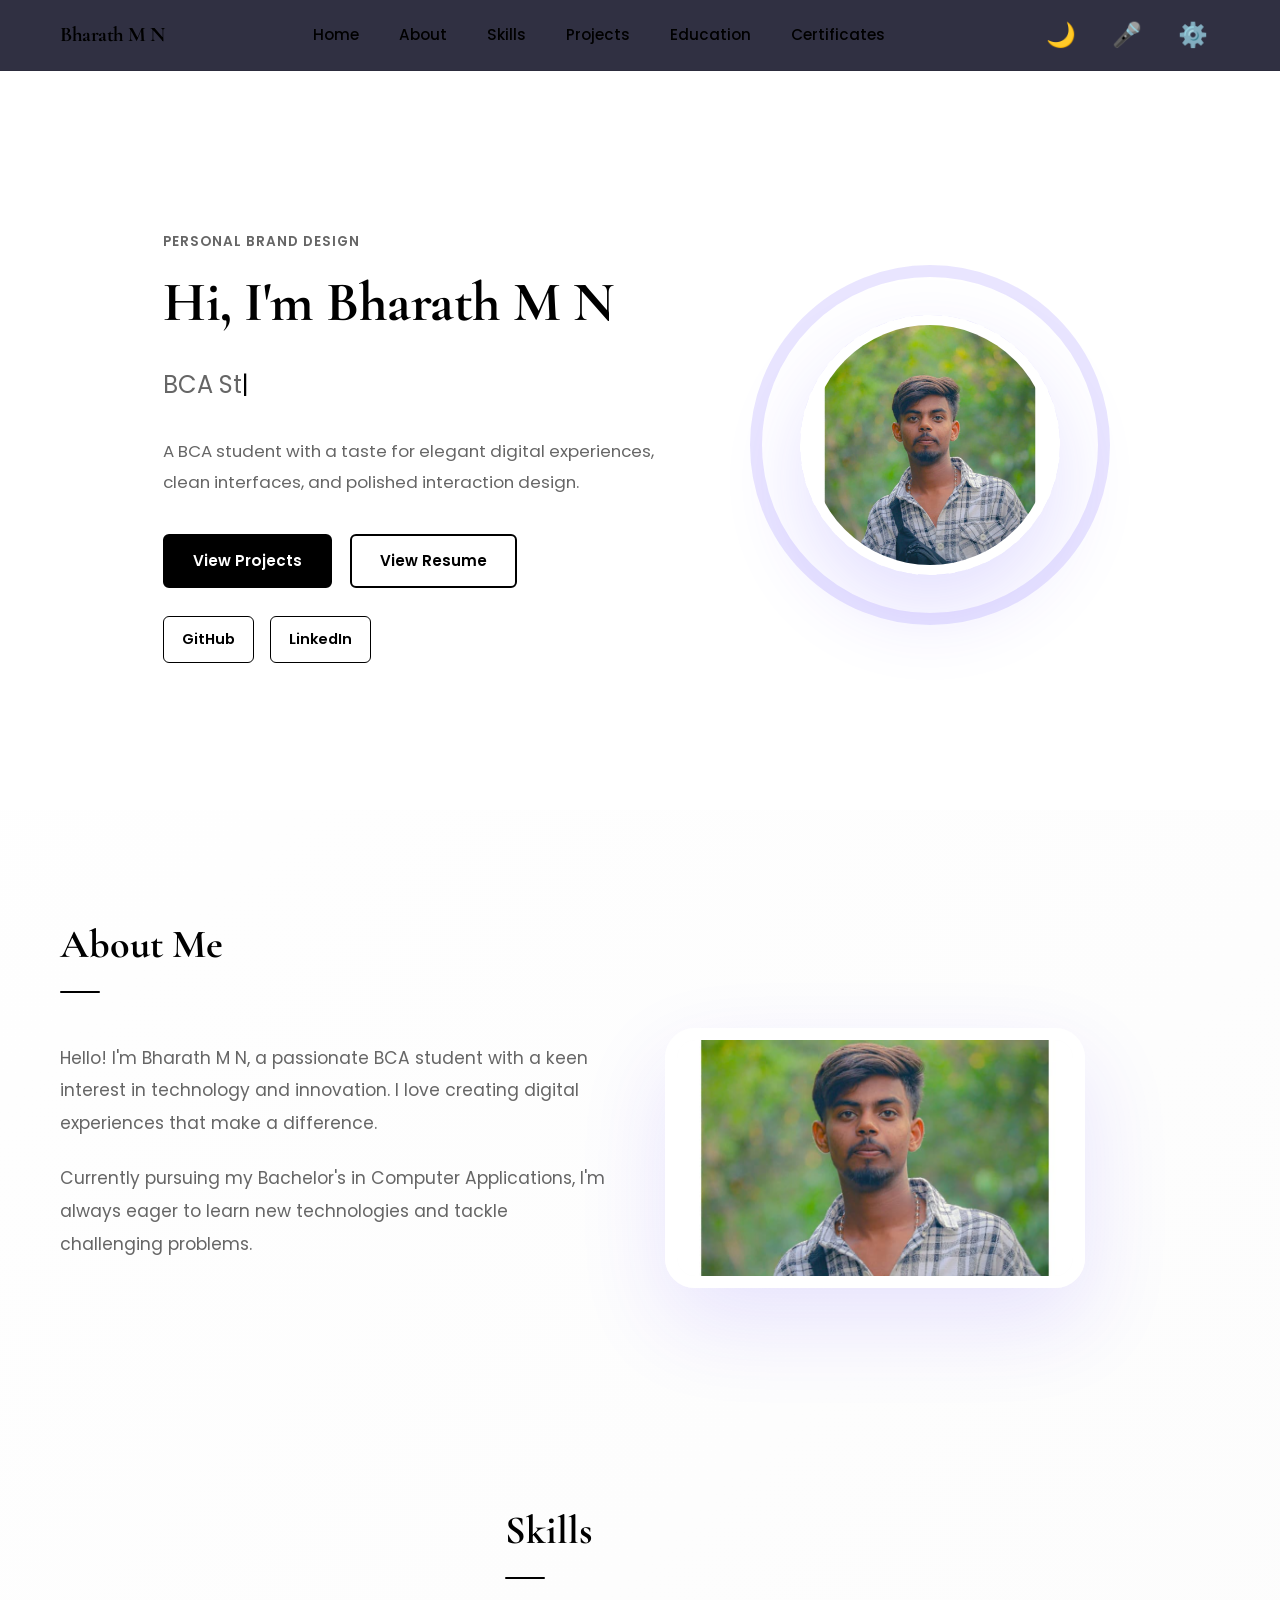
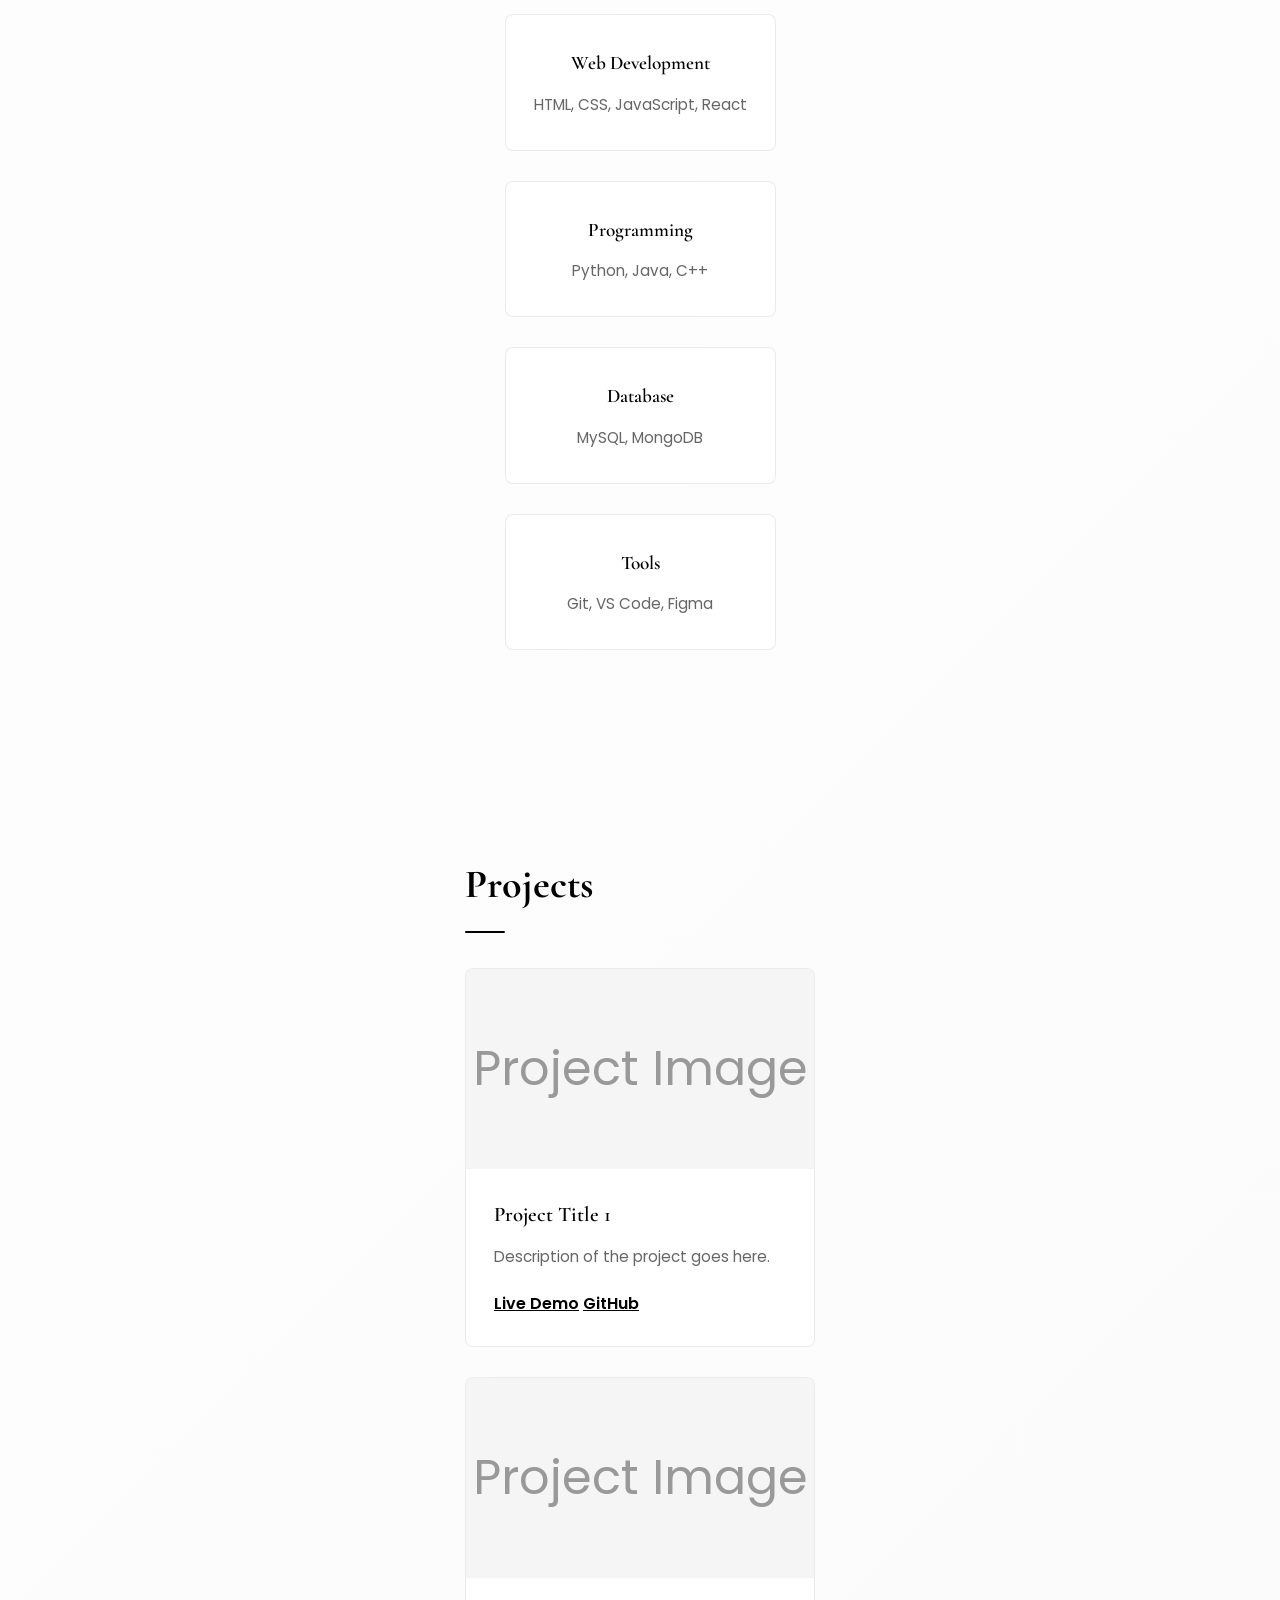
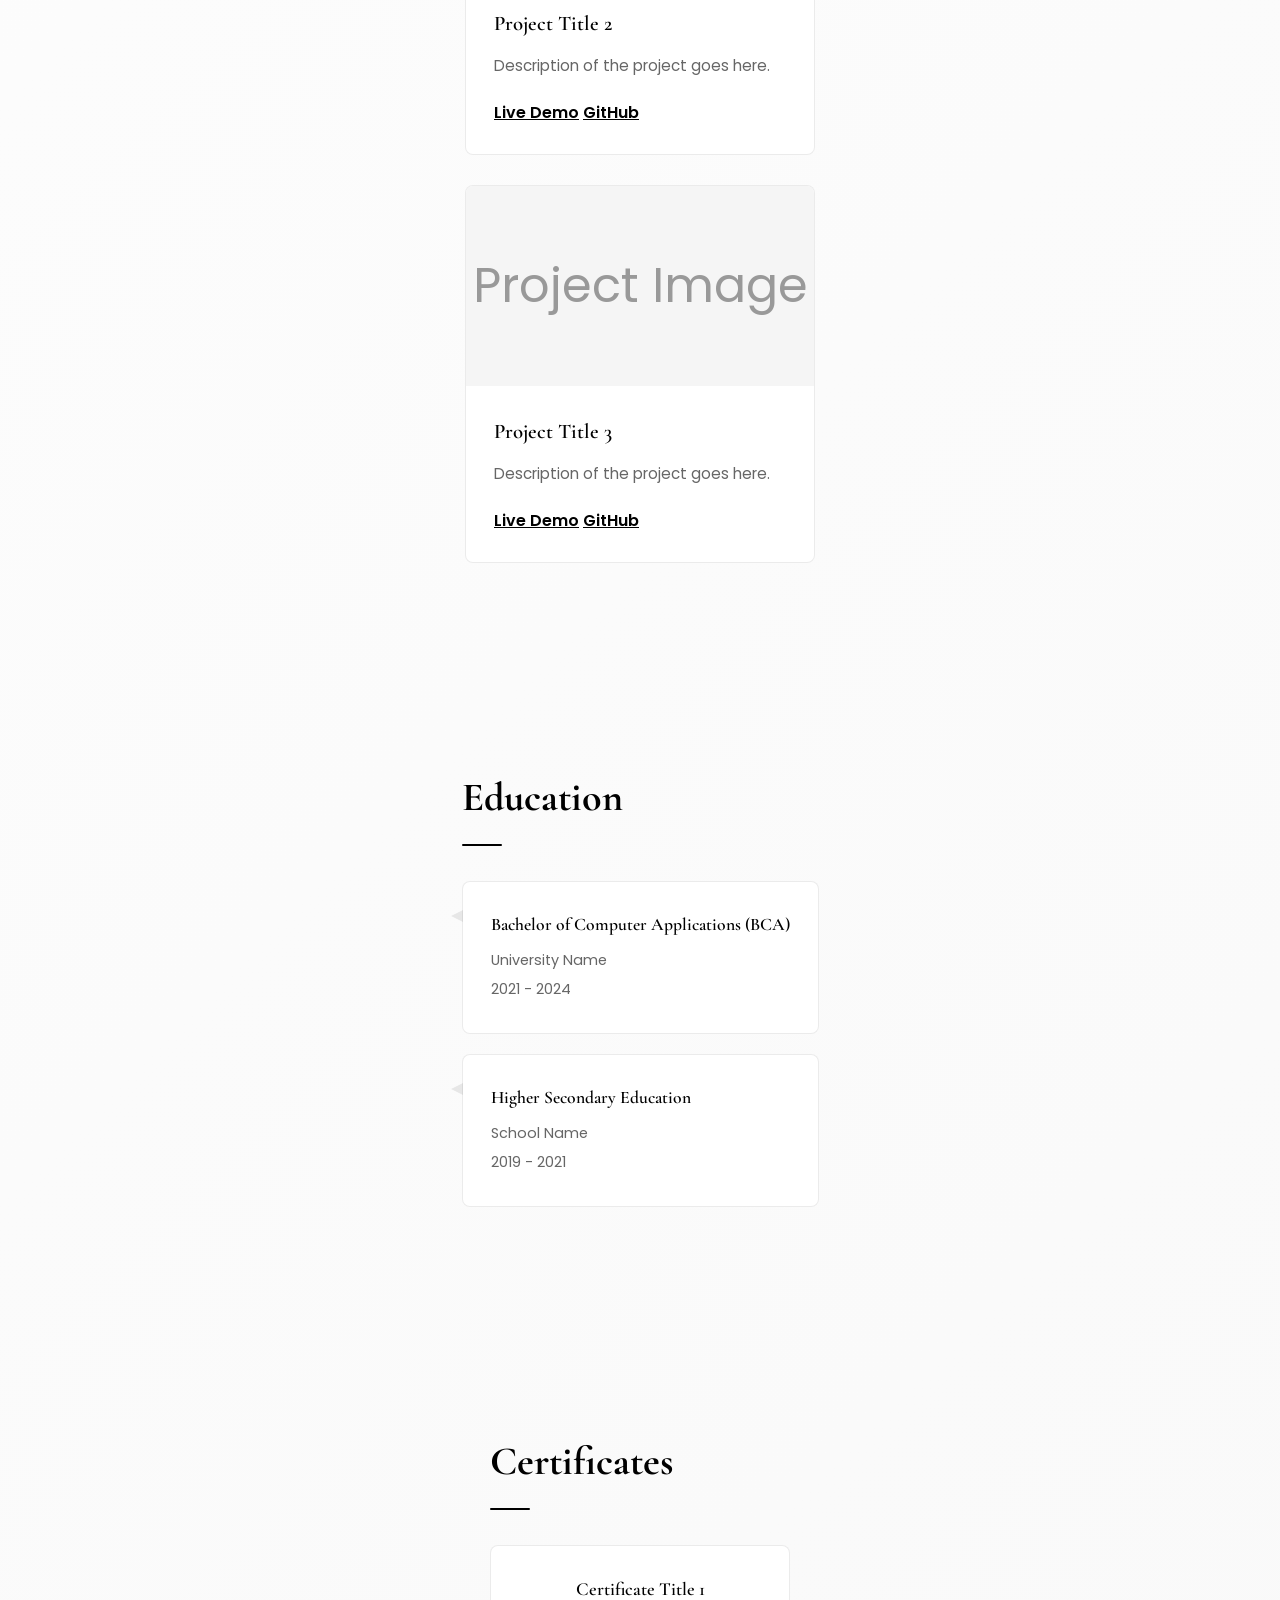
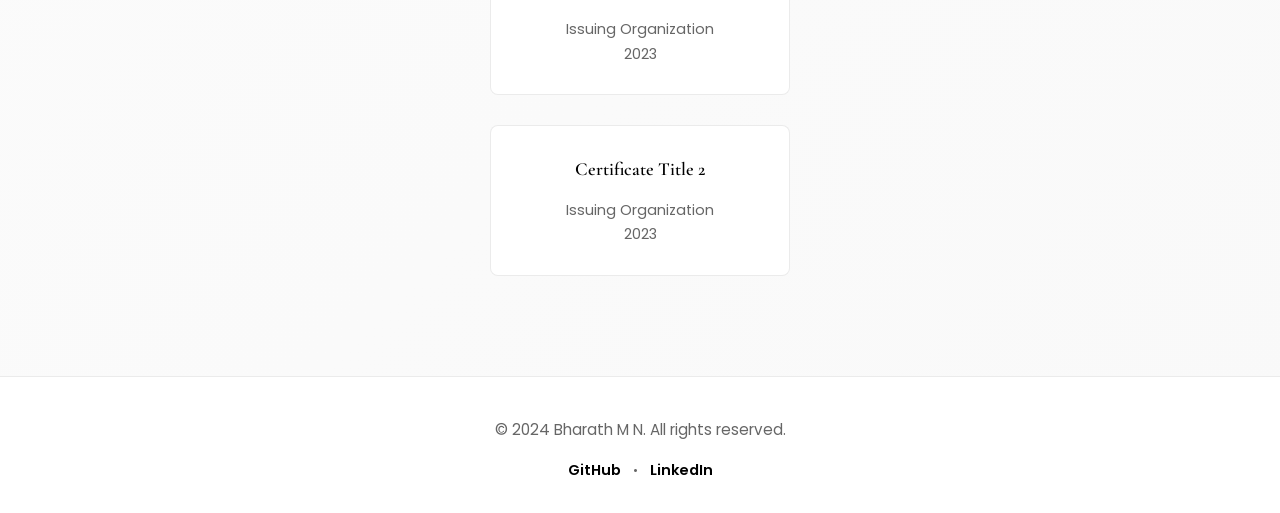
<file: index.html>
<!DOCTYPE html>
<html lang="en">
<head>
    <meta charset="UTF-8">
    <meta name="viewport" content="width=device-width, initial-scale=1.0">
    <title>Bharath M N - Portfolio</title>
    <link rel="stylesheet" href="css/styles.css">
    <link rel="icon" href="favicon.png">
    <link href="https://fonts.googleapis.com/css2?family=Cormorant+Garamond:wght@500;600;700&family=Poppins:wght@300;400;500;600;700&display=swap" rel="stylesheet">
    <script src="js/voice.js" defer></script>
</head>
<body>
    <nav class="navbar">
        <div class="nav-container">
            <div class="nav-logo">Bharath M N</div>
            <ul class="nav-menu">
                <li><a href="#hero">Home</a></li>
                <li><a href="#about">About</a></li>
                <li><a href="#skills">Skills</a></li>
                <li><a href="#projects">Projects</a></li>
                <li><a href="#education">Education</a></li>
                <li><a href="#certificates">Certificates</a></li>
            </ul>
            <div class="nav-controls">
                <button class="theme-toggle" id="themeToggle" title="Toggle dark/light mode">
                    <span class="theme-icon">🌙</span>
                </button>
                <button class="voice-toggle" id="voiceToggle" title="Start voice command">
                    <span class="voice-icon">🎤</span>
                </button>
                <button class="voice-settings" id="voiceSettings" title="Voice settings">
                    <span class="settings-icon">⚙️</span>
                </button>
            </div>
            <div class="hamburger">
                <span></span>
                <span></span>
                <span></span>
            </div>
        </div>
    </nav>

    <!-- Voice Settings Modal -->
    <div class="modal" id="voiceModal">
        <div class="modal-content">
            <span class="close">&times;</span>
            <h2>Voice Settings</h2>
            <div class="voice-settings-form">
                <label>
                    <input type="radio" name="voice-gender" value="male" checked> Male Voice
                </label>
                <label>
                    <input type="radio" name="voice-gender" value="female"> Female Voice
                </label>
                <div class="voice-commands-list">
                    <h3>Available Voice Commands:</h3>
                    <ul>
                        <li><strong>Home</strong> - Go to home section</li>
                        <li><strong>About</strong> - Go to about section</li>
                        <li><strong>Skills</strong> - Go to skills section</li>
                        <li><strong>Projects</strong> - Go to projects section</li>
                        <li><strong>Education</strong> - Go to education section</li>
                        <li><strong>Contact</strong> - Go to contact section</li>
                        <li><strong>Read Page</strong> - Read current section aloud</li>
                    </ul>
                </div>
            </div>
        </div>
    </div>

    <!-- Voice Recognition Indicator -->
    <div class="voice-indicator" id="voiceIndicator">
        <div class="listening-dot"></div>
        <span id="voiceStatus">Listening...</span>
    </div>

    <section id="hero" class="hero">
        <div class="hero-grid container">
            <div class="hero-copy">
                <span class="eyebrow">Personal Brand Design</span>
                <h1 class="hero-title">Hi, I'm <span class="highlight">Bharath M N</span></h1>
                <div class="typing-container">
                    <span class="typing-text"></span>
                    <span class="cursor">|</span>
                </div>
                <p class="hero-subtitle">A BCA student with a taste for elegant digital experiences, clean interfaces, and polished interaction design.</p>
                <div class="hero-buttons">
                    <a href="#projects" class="btn btn-primary">View Projects</a>
                    <a href="resume.html" class="btn btn-outline">View Resume</a>
                </div>
                <div class="social-links">
                    <a href="https://github.com/bharathnataraju-ship-it" target="_blank" rel="noopener noreferrer" class="social-btn" title="GitHub">
                        <span>GitHub</span>
                    </a>
                    <a href="https://www.linkedin.com/in/bharath-m-n-846318335?utm_source=share_via&utm_content=profile&utm_medium=member_android" target="_blank" rel="noopener noreferrer" class="social-btn" title="LinkedIn">
                        <span>LinkedIn</span>
                    </a>
                </div>
            </div>
            <div class="hero-visual">
                <div class="profile-ring">
                    <img src="images/profile.jpg" alt="Bharath M N" class="profile-image">
                    <div class="ring glow"></div>
                    <div class="ring subtle"></div>
                </div>
            </div>
        </div>
    </section>

    <section id="about" class="section">
        <div class="container">
            <h2 class="section-title">About Me</h2>
            <div class="about-content">
                <div class="about-text">
                    <p>Hello! I'm Bharath M N, a passionate BCA student with a keen interest in technology and innovation. I love creating digital experiences that make a difference.</p>
                    <p>Currently pursuing my Bachelor's in Computer Applications, I'm always eager to learn new technologies and tackle challenging problems.</p>
                </div>
                <div class="about-image">
                    <img src="images/profile.jpg" alt="Bharath M N profile" class="profile-image large">
                </div>
            </div>
        </div>
    </section>

    <section id="skills" class="section">
        <div class="container">
            <h2 class="section-title">Skills</h2>
            <div class="skills-grid">
                <div class="skill-card">
                    <h3>Web Development</h3>
                    <p>HTML, CSS, JavaScript, React</p>
                </div>
                <div class="skill-card">
                    <h3>Programming</h3>
                    <p>Python, Java, C++</p>
                </div>
                <div class="skill-card">
                    <h3>Database</h3>
                    <p>MySQL, MongoDB</p>
                </div>
                <div class="skill-card">
                    <h3>Tools</h3>
                    <p>Git, VS Code, Figma</p>
                </div>
            </div>
        </div>
    </section>

    <section id="projects" class="section">
        <div class="container">
            <h2 class="section-title">Projects</h2>
            <div class="projects-grid">
                <div class="project-card">
                    <div class="project-image">
                        <span>Project Image</span>
                    </div>
                    <div class="project-content">
                        <h3>Project Title 1</h3>
                        <p>Description of the project goes here.</p>
                        <div class="project-links">
                            <a href="#" class="project-link">Live Demo</a>
                            <a href="#" class="project-link">GitHub</a>
                        </div>
                    </div>
                </div>
                <div class="project-card">
                    <div class="project-image">
                        <span>Project Image</span>
                    </div>
                    <div class="project-content">
                        <h3>Project Title 2</h3>
                        <p>Description of the project goes here.</p>
                        <div class="project-links">
                            <a href="#" class="project-link">Live Demo</a>
                            <a href="#" class="project-link">GitHub</a>
                        </div>
                    </div>
                </div>
                <div class="project-card">
                    <div class="project-image">
                        <span>Project Image</span>
                    </div>
                    <div class="project-content">
                        <h3>Project Title 3</h3>
                        <p>Description of the project goes here.</p>
                        <div class="project-links">
                            <a href="#" class="project-link">Live Demo</a>
                            <a href="#" class="project-link">GitHub</a>
                        </div>
                    </div>
                </div>
            </div>
        </div>
    </section>

    <section id="education" class="section">
        <div class="container">
            <h2 class="section-title">Education</h2>
            <div class="education-timeline">
                <div class="timeline-item">
                    <div class="timeline-content">
                        <h3>Bachelor of Computer Applications (BCA)</h3>
                        <p>University Name</p>
                        <p>2021 - 2024</p>
                    </div>
                </div>
                <div class="timeline-item">
                    <div class="timeline-content">
                        <h3>Higher Secondary Education</h3>
                        <p>School Name</p>
                        <p>2019 - 2021</p>
                    </div>
                </div>
            </div>
        </div>
    </section>

    <section id="certificates" class="section">
        <div class="container">
            <h2 class="section-title">Certificates</h2>
            <div class="certificates-grid">
                <div class="certificate-card">
                    <h3>Certificate Title 1</h3>
                    <p>Issuing Organization</p>
                    <p>2023</p>
                </div>
                <div class="certificate-card">
                    <h3>Certificate Title 2</h3>
                    <p>Issuing Organization</p>
                    <p>2023</p>
                </div>
            </div>
        </div>
    </section>

    <footer class="footer">
        <div class="container">
            <div class="footer-content">
                <p>&copy; 2024 Bharath M N. All rights reserved.</p>
                <div class="footer-socials">
                    <a href="https://github.com/bharathnataraju-ship-it" target="_blank" rel="noopener noreferrer" class="footer-social-link" title="GitHub">
                        GitHub
                    </a>
                    <span class="divider">•</span>
                    <a href="https://www.linkedin.com/in/bharath-m-n-846318335?utm_source=share_via&utm_content=profile&utm_medium=member_android" target="_blank" rel="noopener noreferrer" class="footer-social-link" title="LinkedIn">
                        LinkedIn
                    </a>
                </div>
            </div>
        </div>
    </footer>

    <script src="js/script.js"></script>
</body>
</html>
</file>
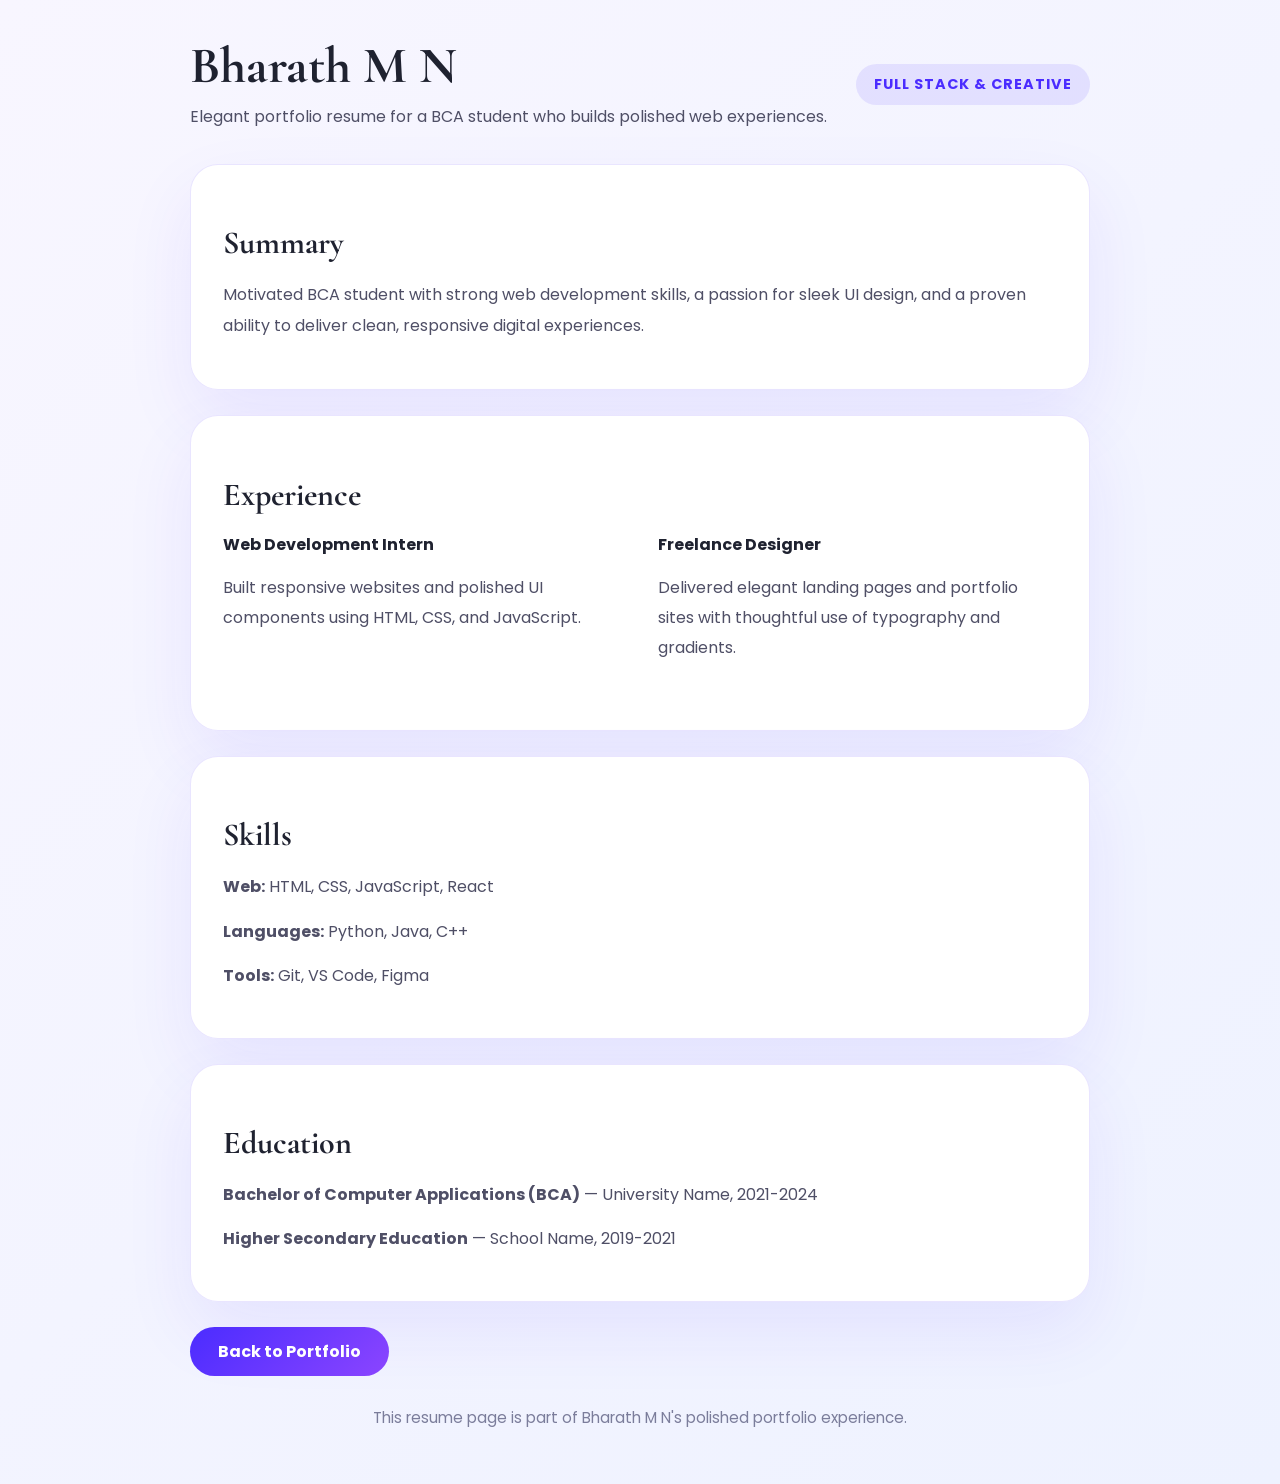
<file: resume.html>
<!DOCTYPE html>
<html lang="en">
<head>
    <meta charset="UTF-8">
    <meta name="viewport" content="width=device-width, initial-scale=1.0">
    <title>Bharath M N - Resume</title>
    <link href="https://fonts.googleapis.com/css2?family=Cormorant+Garamond:wght@500;600;700&family=Poppins:wght@300;400;500;600;700&display=swap" rel="stylesheet">
    <style>
        body {
            margin: 0;
            font-family: 'Poppins', sans-serif;
            background: linear-gradient(135deg, #f8f6ff 0%, #eef2ff 100%);
            color: #1f2230;
        }
        .resume-shell {
            max-width: 900px;
            margin: 0 auto;
            padding: 40px 25px;
        }
        .top-bar {
            display: flex;
            justify-content: space-between;
            align-items: center;
            gap: 20px;
            margin-bottom: 35px;
            flex-wrap: wrap;
        }
        .name-block h1 {
            margin: 0;
            font-family: 'Cormorant Garamond', serif;
            font-size: 3.2rem;
            line-height: 1.05;
        }
        .name-block p {
            margin: 10px 0 0;
            color: #4f4f66;
            font-size: 1rem;
        }
        .tag {
            display: inline-flex;
            padding: 10px 18px;
            border-radius: 999px;
            background: rgba(75, 44, 255, 0.1);
            color: #4b2cff;
            font-weight: 700;
            text-transform: uppercase;
            letter-spacing: 1px;
            font-size: 0.9rem;
        }
        .section-block {
            background: rgba(255, 255, 255, 0.96);
            padding: 32px;
            border-radius: 28px;
            margin-bottom: 25px;
            box-shadow: 0 30px 70px rgba(75, 44, 255, 0.08);
            border: 1px solid rgba(75, 44, 255, 0.12);
        }
        .section-block h2 {
            font-family: 'Cormorant Garamond', serif;
            font-size: 2rem;
            margin-bottom: 18px;
            color: #1f2230;
        }
        .section-block p,
        .section-block li {
            color: #4f4f66;
            line-height: 1.9;
            font-size: 1rem;
        }
        ul {
            list-style: none;
            padding: 0;
            margin: 0;
        }
        li {
            margin-bottom: 14px;
        }
        .row {
            display: grid;
            grid-template-columns: 1fr 1fr;
            gap: 35px;
        }
        .row-item {
            margin-bottom: 18px;
        }
        .row-item strong {
            display: block;
            color: #1f2230;
            margin-bottom: 6px;
            font-weight: 700;
        }
        .footer-note {
            text-align: center;
            margin-top: 30px;
            color: #7b7d9b;
            font-size: 0.95rem;
        }
        .resume-actions {
            display: flex;
            gap: 15px;
            flex-wrap: wrap;
            margin-top: 20px;
        }
        .resume-actions a {
            display: inline-block;
            padding: 12px 28px;
            border-radius: 999px;
            text-decoration: none;
            color: white;
            background: linear-gradient(135deg, #4b2cff 0%, #8b45ff 100%);
            font-weight: 700;
        }
        @media (max-width: 768px) {
            .row {
                grid-template-columns: 1fr;
            }
            .top-bar {
                flex-direction: column;
                align-items: flex-start;
            }
        }
    </style>
</head>
<body>
    <div class="resume-shell">
        <div class="top-bar">
            <div class="name-block">
                <h1>Bharath M N</h1>
                <p>Elegant portfolio resume for a BCA student who builds polished web experiences.</p>
            </div>
            <span class="tag">Full Stack & Creative</span>
        </div>

        <div class="section-block">
            <h2>Summary</h2>
            <p>Motivated BCA student with strong web development skills, a passion for sleek UI design, and a proven ability to deliver clean, responsive digital experiences.</p>
        </div>

        <div class="section-block">
            <h2>Experience</h2>
            <div class="row">
                <div class="row-item">
                    <strong>Web Development Intern</strong>
                    <p>Built responsive websites and polished UI components using HTML, CSS, and JavaScript.</p>
                </div>
                <div class="row-item">
                    <strong>Freelance Designer</strong>
                    <p>Delivered elegant landing pages and portfolio sites with thoughtful use of typography and gradients.</p>
                </div>
            </div>
        </div>

        <div class="section-block">
            <h2>Skills</h2>
            <ul>
                <li><strong>Web:</strong> HTML, CSS, JavaScript, React</li>
                <li><strong>Languages:</strong> Python, Java, C++</li>
                <li><strong>Tools:</strong> Git, VS Code, Figma</li>
            </ul>
        </div>

        <div class="section-block">
            <h2>Education</h2>
            <ul>
                <li><strong>Bachelor of Computer Applications (BCA)</strong> — University Name, 2021-2024</li>
                <li><strong>Higher Secondary Education</strong> — School Name, 2019-2021</li>
            </ul>
        </div>

        <div class="resume-actions">
            <a href="index.html">Back to Portfolio</a>
        </div>

        <p class="footer-note">This resume page is part of Bharath M N's polished portfolio experience.</p>
    </div>
</body>
</html>
</file>
<file: css/styles.css>
/* CSS Variables for Theming */
:root {
    --primary-color: #000000;
    --secondary-color: #333333;
    --text-primary: #000000;
    --text-secondary: #666666;
    --text-tertiary: #999999;
    --bg-primary: #ffffff;
    --bg-secondary: #f5f5f5;
    --bg-gradient: linear-gradient(135deg, #ffffff 0%, #f9f9f9 100%);
    --border-color: rgba(0, 0, 0, 0.08);
    --card-bg: rgba(255, 255, 255, 0.95);
    --transition: all 0.3s ease;
    --accent-color: #000000;
}

[data-theme="dark"] {
    --primary-color: #ffffff;
    --secondary-color: #e0e0e0;
    --text-primary: #ffffff;
    --text-secondary: #b3b3b3;
    --text-tertiary: #808080;
    --bg-primary: #1a1a1a;
    --bg-secondary: #2a2a2a;
    --bg-gradient: linear-gradient(135deg, #1a1a1a 0%, #262626 100%);
    --border-color: rgba(255, 255, 255, 0.08);
    --card-bg: rgba(40, 40, 40, 0.95);
    --transition: all 0.3s ease;
    --accent-color: #ffffff;
}

/* Reset and Base Styles */
* {
    margin: 0;
    padding: 0;
    box-sizing: border-box;
}

body {
    font-family: 'Poppins', sans-serif;
    line-height: 1.7;
    color: var(--text-primary);
    background: var(--bg-gradient);
    overflow-x: hidden;
    transition: var(--transition);
}

html {
    scroll-behavior: smooth;
}

h1, h2, h3, .nav-logo {
    font-family: 'Cormorant Garamond', serif;
}

/* Navigation */
.navbar {
    position: fixed;
    top: 0;
    width: 100%;
    background: var(--bg-primary);
    backdrop-filter: blur(10px);
    border-bottom: 1px solid var(--border-color);
    z-index: 1000;
    transition: var(--transition);
}

.nav-container {
    max-width: 1200px;
    margin: 0 auto;
    padding: 0 20px;
    display: flex;
    justify-content: space-between;
    align-items: center;
    height: 70px;
}

.nav-logo {
    font-size: 1.3rem;
    font-weight: 700;
    color: var(--text-primary);
    letter-spacing: -0.5px;
}

.nav-menu {
    display: flex;
    list-style: none;
    gap: 40px;
}

.nav-menu a {
    color: var(--text-primary);
    text-decoration: none;
    font-weight: 500;
    font-size: 0.95rem;
    transition: var(--transition);
    position: relative;
}

.nav-menu a::after {
    content: '';
    position: absolute;
    bottom: -4px;
    left: 0;
    width: 0;
    height: 2px;
    background: var(--text-primary);
    transition: width 0.3s ease;
}

.nav-menu a:hover::after {
    width: 100%;
}

.nav-controls {
    display: flex;
    gap: 12px;
    align-items: center;
}

.theme-toggle, .voice-toggle, .voice-settings {
    background: none;
    border: none;
    font-size: 1.5rem;
    cursor: pointer;
    padding: 8px 12px;
    border-radius: 8px;
    transition: var(--transition);
    display: flex;
    align-items: center;
    justify-content: center;
}

.theme-toggle:hover, .voice-toggle:hover, .voice-settings:hover {
    background: rgba(75, 44, 255, 0.1);
    transform: scale(1.1);
}

[data-theme="dark"] .theme-toggle:hover,
[data-theme="dark"] .voice-toggle:hover,
[data-theme="dark"] .voice-settings:hover {
    background: rgba(125, 90, 255, 0.2);
}

.hamburger {
    display: none;
    flex-direction: column;
    cursor: pointer;
}

.hamburger span {
    width: 26px;
    height: 3px;
    background: var(--text-primary);
    margin: 4px 0;
    transition: var(--transition);
}

.hero {
    min-height: 90vh;
    display: flex;
    align-items: center;
    justify-content: center;
    text-align: left;
    position: relative;
    overflow: hidden;
    padding-top: 80px;
    background: var(--bg-primary);
}

.hero::before {
    content: '';
    position: absolute;
    top: -10%;
    left: -10%;
    width: 50%;
    height: 50%;
    background: transparent;
    filter: blur(80px);
    z-index: -2;
}

.hero::after {
    content: '';
    position: absolute;
    right: -5%;
    bottom: 0;
    width: 45%;
    height: 45%;
    background: transparent;
    filter: blur(80px);
    z-index: -2;
}

.hero-grid {
    display: grid;
    grid-template-columns: 1.3fr 0.9fr;
    align-items: center;
    gap: 40px;
}

.hero-copy {
    max-width: 600px;
}

.eyebrow {
    display: inline-block;
    margin-bottom: 16px;
    color: var(--text-secondary);
    font-size: 0.85rem;
    letter-spacing: 1px;
    text-transform: uppercase;
    font-weight: 600;
}

.hero-title {
    font-size: 3.5rem;
    line-height: 1.2;
    margin-bottom: 24px;
    color: var(--text-primary);
    font-weight: 700;
    letter-spacing: -0.5px;
}

.hero-title .highlight {
    color: var(--text-primary);
    font-weight: 700;
}

.typing-container {
    font-size: 1.5rem;
    margin-bottom: 25px;
    min-height: 50px;
    display: flex;
    align-items: center;
    justify-content: flex-start;
}

.typing-text {
    color: var(--text-secondary);
}

.cursor {
    color: var(--primary-color);
    animation: blink 1s infinite;
}

.hero-subtitle {
    max-width: 540px;
    margin-bottom: 35px;
    color: var(--text-secondary);
    font-size: 1.05rem;
    line-height: 1.9;
}

.hero-buttons {
    display: flex;
    gap: 18px;
    flex-wrap: wrap;
}

.social-links {
    display: flex;
    gap: 16px;
    margin-top: 28px;
}

.social-btn {
    display: inline-flex;
    align-items: center;
    gap: 8px;
    padding: 10px 18px;
    border: 1px solid var(--text-primary);
    border-radius: 6px;
    color: var(--text-primary);
    text-decoration: none;
    font-weight: 600;
    font-size: 0.9rem;
    transition: var(--transition);
}

.social-btn:hover {
    background: var(--text-primary);
    color: var(--bg-primary);
    transform: translateY(-2px);
}

.btn {
    padding: 12px 28px;
    border-radius: 6px;
    text-decoration: none;
    font-weight: 600;
    transition: var(--transition);
    border: 2px solid var(--text-primary);
    font-size: 0.95rem;
    cursor: pointer;
}

.btn-primary {
    background: var(--text-primary);
    color: var(--bg-primary);
    border: 2px solid var(--text-primary);
}

.btn-primary:hover {
    background: transparent;
    color: var(--text-primary);
    transform: translateY(-2px);
}

.btn-secondary {
    background: transparent;
    color: var(--text-primary);
    border: 2px solid var(--text-primary);
}

.btn-secondary:hover {
    background: var(--text-primary);
    color: var(--bg-primary);
    transform: translateY(-2px);
}

.btn-outline {
    background: transparent;
    color: var(--text-primary);
    border: 2px solid var(--text-primary);
}

.btn-outline:hover {
    background: var(--text-primary);
    color: var(--bg-primary);
    transform: translateY(-2px);
}

.hero-visual {
    display: flex;
    justify-content: center;
    align-items: center;
}

.profile-ring {
    position: relative;
    width: 360px;
    height: 360px;
    display: flex;
    align-items: center;
    justify-content: center;
    margin: 0 auto;
}

.profile-ring .ring {
    position: absolute;
    border-radius: 50%;
}

.profile-ring .glow {
    width: 100%;
    height: 100%;
    border: 12px solid rgba(75, 44, 255, 0.12);
    animation: float 8s ease-in-out infinite;
}

.profile-ring .subtle {
    width: 260px;
    height: 260px;
    border: 6px dashed rgba(75, 44, 255, 0.18);
    animation: float 10s ease-in-out infinite reverse;
}

.profile-image {
    width: 260px;
    height: 260px;
    object-fit: cover;
    border-radius: 50%;
    border: 10px solid #ffffff;
    box-shadow: 0 35px 80px rgba(75, 44, 255, 0.15);
    position: relative;
    z-index: 1;
    animation: float 6s ease-in-out infinite;
}

@keyframes float {
    0%, 100% { transform: translateY(0px); }
    50% { transform: translateY(-12px); }
}

/* Section Styles */
.section {
    padding: 100px 0;
    min-height: auto;
    display: flex;
    align-items: center;
}

.container {
    max-width: 1200px;
    margin: 0 auto;
    padding: 0 20px;
}

.section-title {
    font-size: 2.5rem;
    font-weight: 700;
    text-align: left;
    margin-bottom: 50px;
    color: var(--text-primary);
    position: relative;
}

.section-title::after {
    content: '';
    position: absolute;
    bottom: -15px;
    left: 0;
    width: 40px;
    height: 2px;
    background: var(--text-primary);
    border-radius: 1px;
}

/* About Section */
.about-content {
    display: grid;
    grid-template-columns: 1fr 1fr;
    gap: 50px;
    align-items: center;
}

.about-text p {
    margin-bottom: 22px;
    font-size: 1.08rem;
    line-height: 1.9;
    color: var(--text-secondary);
}

.profile-image.large {
    width: 100%;
    max-width: 420px;
    border-radius: 30px;
    border: 12px solid #ffffff;
    box-shadow: 0 35px 90px rgba(75, 44, 255, 0.12);
    animation: float 6s ease-in-out infinite;
}

/* Skills Section */
.skills-grid {
    display: grid;
    grid-template-columns: repeat(auto-fit, minmax(250px, 1fr));
    gap: 30px;
}

.skill-card {
    background: var(--card-bg);
    border-radius: 8px;
    padding: 32px 28px;
    text-align: center;
    border: 1px solid var(--border-color);
    transition: var(--transition);
}

.skill-card:hover {
    border-color: var(--text-primary);
    transform: translateY(-2px);
}

.skill-card h3 {
    font-size: 1.2rem;
    margin-bottom: 12px;
    color: var(--text-primary);
    font-weight: 600;
}

.skill-card p {
    color: var(--text-secondary);
    font-size: 0.95rem;
}

/* Projects Section */
.projects-grid {
    display: grid;
    grid-template-columns: repeat(auto-fit, minmax(350px, 1fr));
    gap: 30px;
}

.project-card {
    background: var(--card-bg);
    border-radius: 8px;
    overflow: hidden;
    border: 1px solid var(--border-color);
    transition: var(--transition);
}

.project-card:hover {
    border-color: var(--text-primary);
    transform: translateY(-4px);
}

.project-image {
    height: 200px;
    background: var(--bg-secondary);
    display: flex;
    align-items: center;
    justify-content: center;
    color: var(--text-tertiary);
    font-size: 3rem;
}

.project-content {
    padding: 28px;
}

.project-content h3 {
    font-size: 1.3rem;
    margin-bottom: 12px;
    color: var(--text-primary);
    font-weight: 600;
}

.project-content p {
    color: var(--text-secondary);
    margin-bottom: 20px;
    font-size: 0.95rem;
}

.project-link {
    color: var(--text-primary);
    text-decoration: underline;
    font-weight: 600;
    transition: var(--transition);
}

.project-link:hover {
    opacity: 0.7;
}

/* Education Section */
.education-timeline {
    position: relative;
    max-width: 800px;
    margin: 0 auto;
}

.timeline-item {
    background: var(--card-bg);
    border-radius: 8px;
    padding: 28px;
    margin-bottom: 20px;
    border: 1px solid var(--border-color);
    position: relative;
}

[data-theme="dark"] .timeline-item {
    background: var(--card-bg);
    border: 1px solid var(--border-color);
}

.timeline-item::before {
    content: '';
    position: absolute;
    left: -12px;
    top: 28px;
    width: 0;
    height: 0;
    border-top: 6px solid transparent;
    border-bottom: 6px solid transparent;
    border-right: 12px solid var(--border-color);
}

.timeline-content h3 {
    font-size: 1.1rem;
    margin-bottom: 8px;
    color: var(--text-primary);
    font-weight: 600;
}

.timeline-content p {
    color: var(--text-secondary);
    margin-bottom: 4px;
    font-size: 0.9rem;
}

/* Certificates Section */
.certificates-grid {
    display: grid;
    grid-template-columns: repeat(auto-fit, minmax(300px, 1fr));
    gap: 30px;
}

.certificate-card {
    background: var(--card-bg);
    border-radius: 8px;
    padding: 28px;
    text-align: center;
    border: 1px solid var(--border-color);
    transition: var(--transition);
}

.certificate-card:hover {
    border-color: var(--text-primary);
    transform: translateY(-4px);
}

.certificate-card h3 {
    font-size: 1.15rem;
    margin-bottom: 12px;
    color: var(--text-primary);
    font-weight: 600;
}

.certificate-card p {
    color: var(--text-secondary);
    font-size: 0.9rem;
}

/* Contact Section */
.contact-content {
    display: grid;
    grid-template-columns: 1fr 1fr;
    gap: 50px;
    align-items: start;
}

.contact-info {
    display: flex;
    flex-direction: column;
    gap: 30px;
}

.contact-item h3 {
    font-size: 1.1rem;
    margin-bottom: 10px;
    color: var(--text-primary);
    font-weight: 600;
}

.contact-item p {
    color: var(--text-secondary);
}

.contact-form {
    background: var(--card-bg);
    border-radius: 8px;
    padding: 32px;
    border: 1px solid var(--border-color);
}

.form-group {
    margin-bottom: 20px;
}

.form-group input,
.form-group textarea {
    width: 100%;
    padding: 12px 16px;
    background: var(--bg-secondary);
    border: 1px solid var(--border-color);
    border-radius: 6px;
    color: var(--text-primary);
    font-family: 'Poppins', sans-serif;
    font-size: 0.95rem;
}

.form-group input::placeholder,
.form-group textarea::placeholder {
    color: var(--text-tertiary);
}

.form-group input:focus,
.form-group textarea:focus {
    outline: none;
    border-color: var(--text-primary);
    box-shadow: 0 0 0 2px rgba(0, 0, 0, 0.05);
}

/* Footer */
.footer {
    background: var(--card-bg);
    padding: 40px 0 30px;
    text-align: center;
    border-top: 1px solid var(--border-color);
}

.footer-content {
    display: flex;
    flex-direction: column;
    gap: 16px;
    align-items: center;
}

.footer p {
    color: var(--text-secondary);
    font-size: 0.95rem;
    margin: 0;
}

.footer-socials {
    display: flex;
    gap: 12px;
    align-items: center;
    justify-content: center;
    flex-wrap: wrap;
}

.footer-social-link {
    color: var(--text-primary);
    text-decoration: none;
    font-weight: 600;
    font-size: 0.9rem;
    transition: var(--transition);
    position: relative;
}

.footer-social-link::after {
    content: '';
    position: absolute;
    bottom: -2px;
    left: 0;
    width: 0;
    height: 2px;
    background: var(--text-primary);
    transition: width 0.3s ease;
}

.footer-social-link:hover::after {
    width: 100%;
}

.divider {
    color: var(--text-secondary);
    font-size: 0.8rem;
}

/* Modal Styles */
.modal {
    display: none;
    position: fixed;
    z-index: 2000;
    left: 0;
    top: 0;
    width: 100%;
    height: 100%;
    background-color: rgba(0, 0, 0, 0.5);
    animation: fadeIn 0.3s ease;
}

.modal.show {
    display: flex;
    align-items: center;
    justify-content: center;
}

.modal-content {
    background: var(--bg-primary);
    border-radius: 22px;
    padding: 35px;
    max-width: 500px;
    width: 90%;
    position: relative;
    box-shadow: 0 30px 90px rgba(0, 0, 0, 0.3);
    animation: slideIn 0.3s ease;
}

.close {
    position: absolute;
    right: 20px;
    top: 20px;
    font-size: 28px;
    font-weight: bold;
    color: var(--text-primary);
    cursor: pointer;
    transition: var(--transition);
}

.close:hover {
    color: var(--primary-color);
}

.modal-content h2 {
    color: var(--text-primary);
    margin-bottom: 25px;
    font-size: 1.8rem;
}

.voice-settings-form {
    display: flex;
    flex-direction: column;
    gap: 20px;
}

.voice-settings-form label {
    display: flex;
    align-items: center;
    gap: 12px;
    cursor: pointer;
    color: var(--text-primary);
    font-weight: 500;
}

.voice-settings-form input[type="radio"] {
    cursor: pointer;
    width: 18px;
    height: 18px;
    accent-color: var(--primary-color);
}

.voice-commands-list {
    background: var(--bg-secondary);
    border-radius: 16px;
    padding: 20px;
    margin-top: 20px;
}

.voice-commands-list h3 {
    color: var(--text-primary);
    margin-bottom: 15px;
    font-size: 1.1rem;
}

.voice-commands-list ul {
    list-style: none;
    display: flex;
    flex-direction: column;
    gap: 10px;
}

.voice-commands-list li {
    color: var(--text-secondary);
    font-size: 0.95rem;
    padding-left: 15px;
    position: relative;
}

.voice-commands-list li::before {
    content: '▸';
    position: absolute;
    left: 0;
    color: var(--primary-color);
}

/* Voice Indicator Styles */
.voice-indicator {
    position: fixed;
    bottom: 30px;
    right: 30px;
    background: var(--primary-color);
    color: white;
    padding: 15px 25px;
    border-radius: 50px;
    display: none;
    align-items: center;
    gap: 12px;
    z-index: 999;
    box-shadow: 0 10px 30px rgba(75, 44, 255, 0.3);
    animation: slideUp 0.3s ease;
}

.voice-indicator.show {
    display: flex;
}

.listening-dot {
    width: 12px;
    height: 12px;
    background: white;
    border-radius: 50%;
    animation: pulse 1.5s infinite;
}

@keyframes pulse {
    0%, 100% {
        opacity: 1;
        transform: scale(1);
    }
    50% {
        opacity: 0.6;
        transform: scale(1.2);
    }
}

@keyframes fadeIn {
    from {
        opacity: 0;
    }
    to {
        opacity: 1;
    }
}

@keyframes slideIn {
    from {
        transform: translateY(-50px);
        opacity: 0;
    }
    to {
        transform: translateY(0);
        opacity: 1;
    }
}

@keyframes slideUp {
    from {
        transform: translateY(100px);
        opacity: 0;
    }
    to {
        transform: translateY(0);
        opacity: 1;
    }
}

/* Responsive Design */
@media (max-width: 1024px) {
    .hero-grid {
        grid-template-columns: 1fr;
        text-align: center;
    }

    .hero-copy {
        max-width: 100%;
    }

    .hero-visual {
        margin-top: 40px;
    }
}

@media (max-width: 768px) {
    .nav-menu {
        display: none;
    }

    .nav-menu.active {
        display: flex;
        flex-direction: column;
        position: absolute;
        top: 80px;
        left: 20px;
        right: 20px;
        background: rgba(255, 255, 255, 0.98);
        border-radius: 18px;
        padding: 18px 24px;
        box-shadow: 0 24px 60px rgba(75, 44, 255, 0.12);
        gap: 16px;
        z-index: 999;
    }

    [data-theme="dark"] .nav-menu.active {
        background: rgba(45, 52, 77, 0.98);
    }

    .hamburger {
        display: flex;
        z-index: 999;
    }

    .hamburger.active span:nth-child(1) {
        transform: translateY(7px) rotate(45deg);
    }

    .hamburger.active span:nth-child(2) {
        opacity: 0;
    }

    .hamburger.active span:nth-child(3) {
        transform: translateY(-7px) rotate(-45deg);
    }

    .nav-controls {
        order: -1;
    }

    .hero-title {
        font-size: 2.5rem;
    }

    .typing-container {
        font-size: 1.2rem;
    }

    .about-content {
        grid-template-columns: 1fr;
        text-align: center;
    }

    .contact-content {
        grid-template-columns: 1fr;
    }

    .hero-buttons {
        flex-direction: column;
        align-items: center;
    }

    .btn {
        width: 220px;
    }

    .voice-indicator {
        bottom: 20px;
        right: 20px;
        font-size: 0.9rem;
    }

    .modal-content {
        width: 95%;
        padding: 25px;
    }
}

@media (max-width: 480px) {
    .hero-title {
        font-size: 2rem;
    }

    .section-title {
        font-size: 2rem;
    }

    .container {
        padding: 0 15px;
    }

    .section {
        padding: 80px 0;
    }

    .nav-controls {
        gap: 8px;
    }

    .theme-toggle, .voice-toggle, .voice-settings {
        font-size: 1.2rem;
        padding: 6px 8px;
    }
}
</file>
